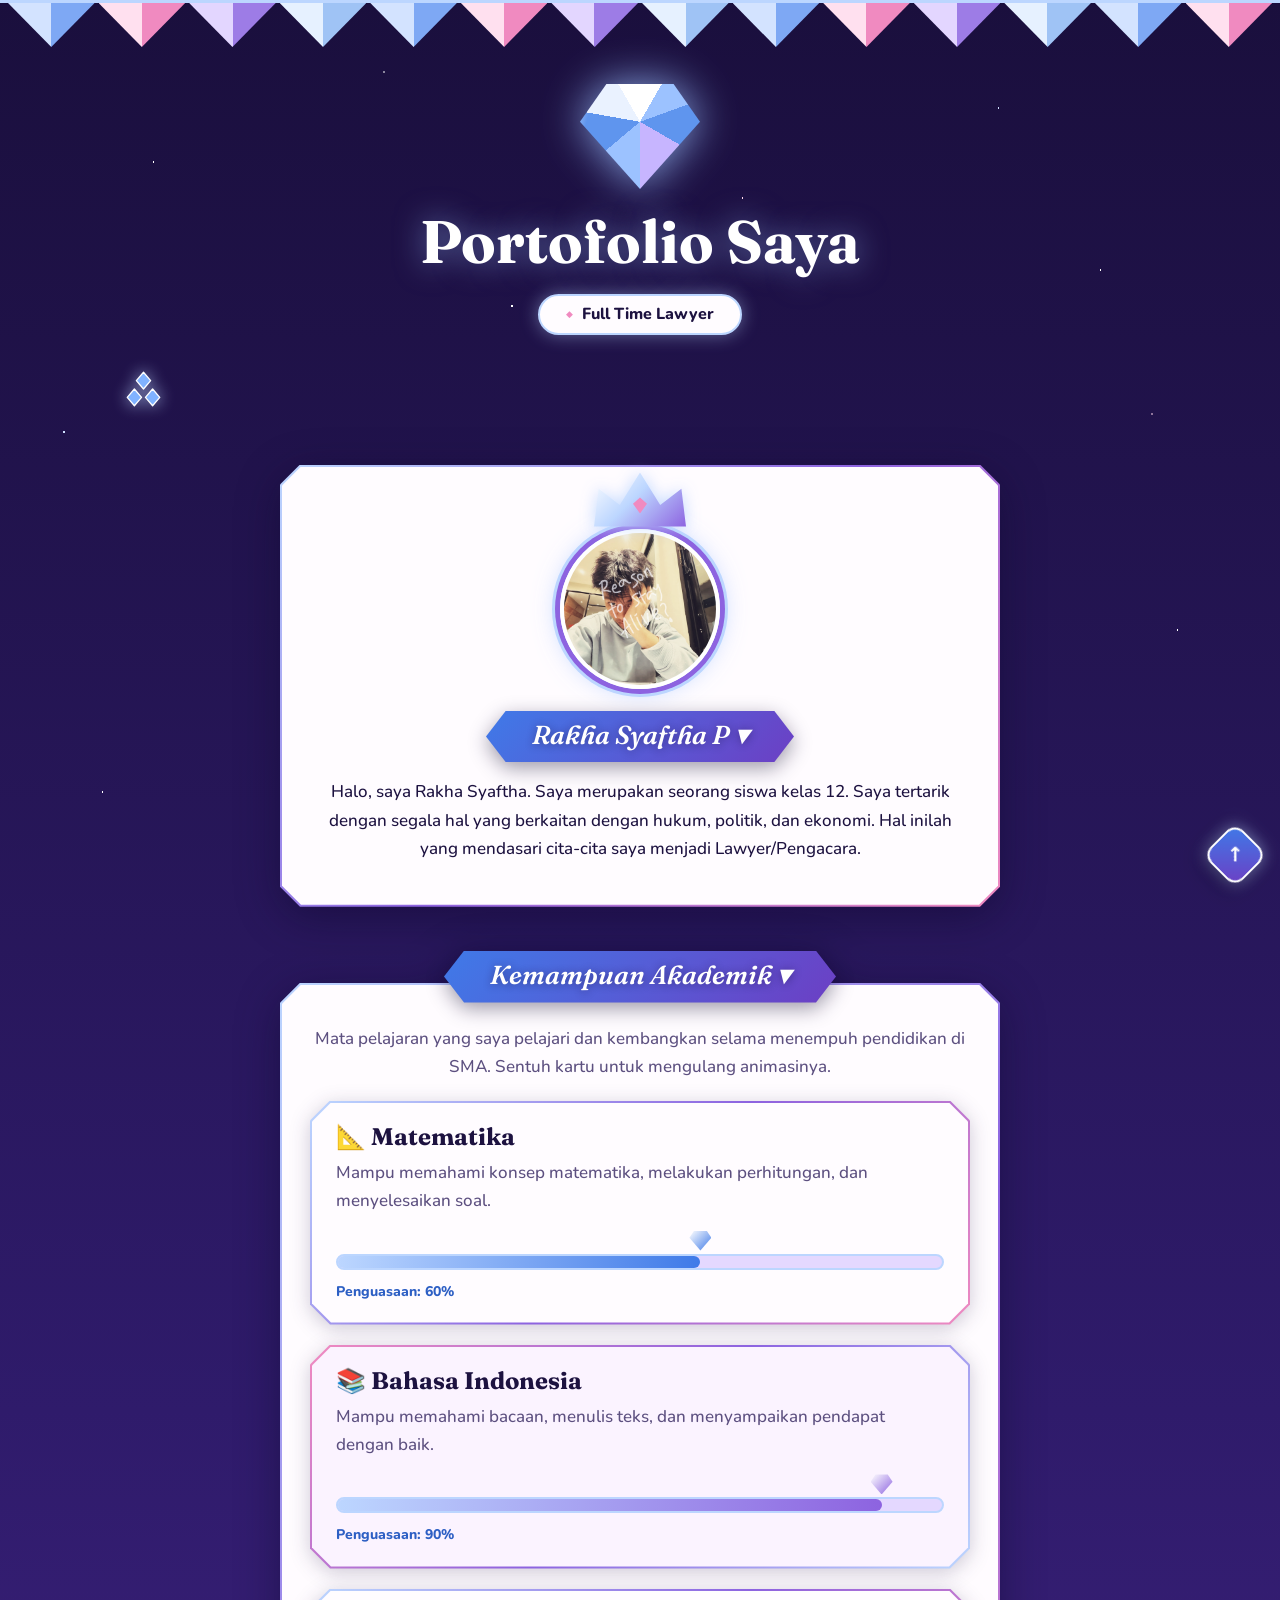
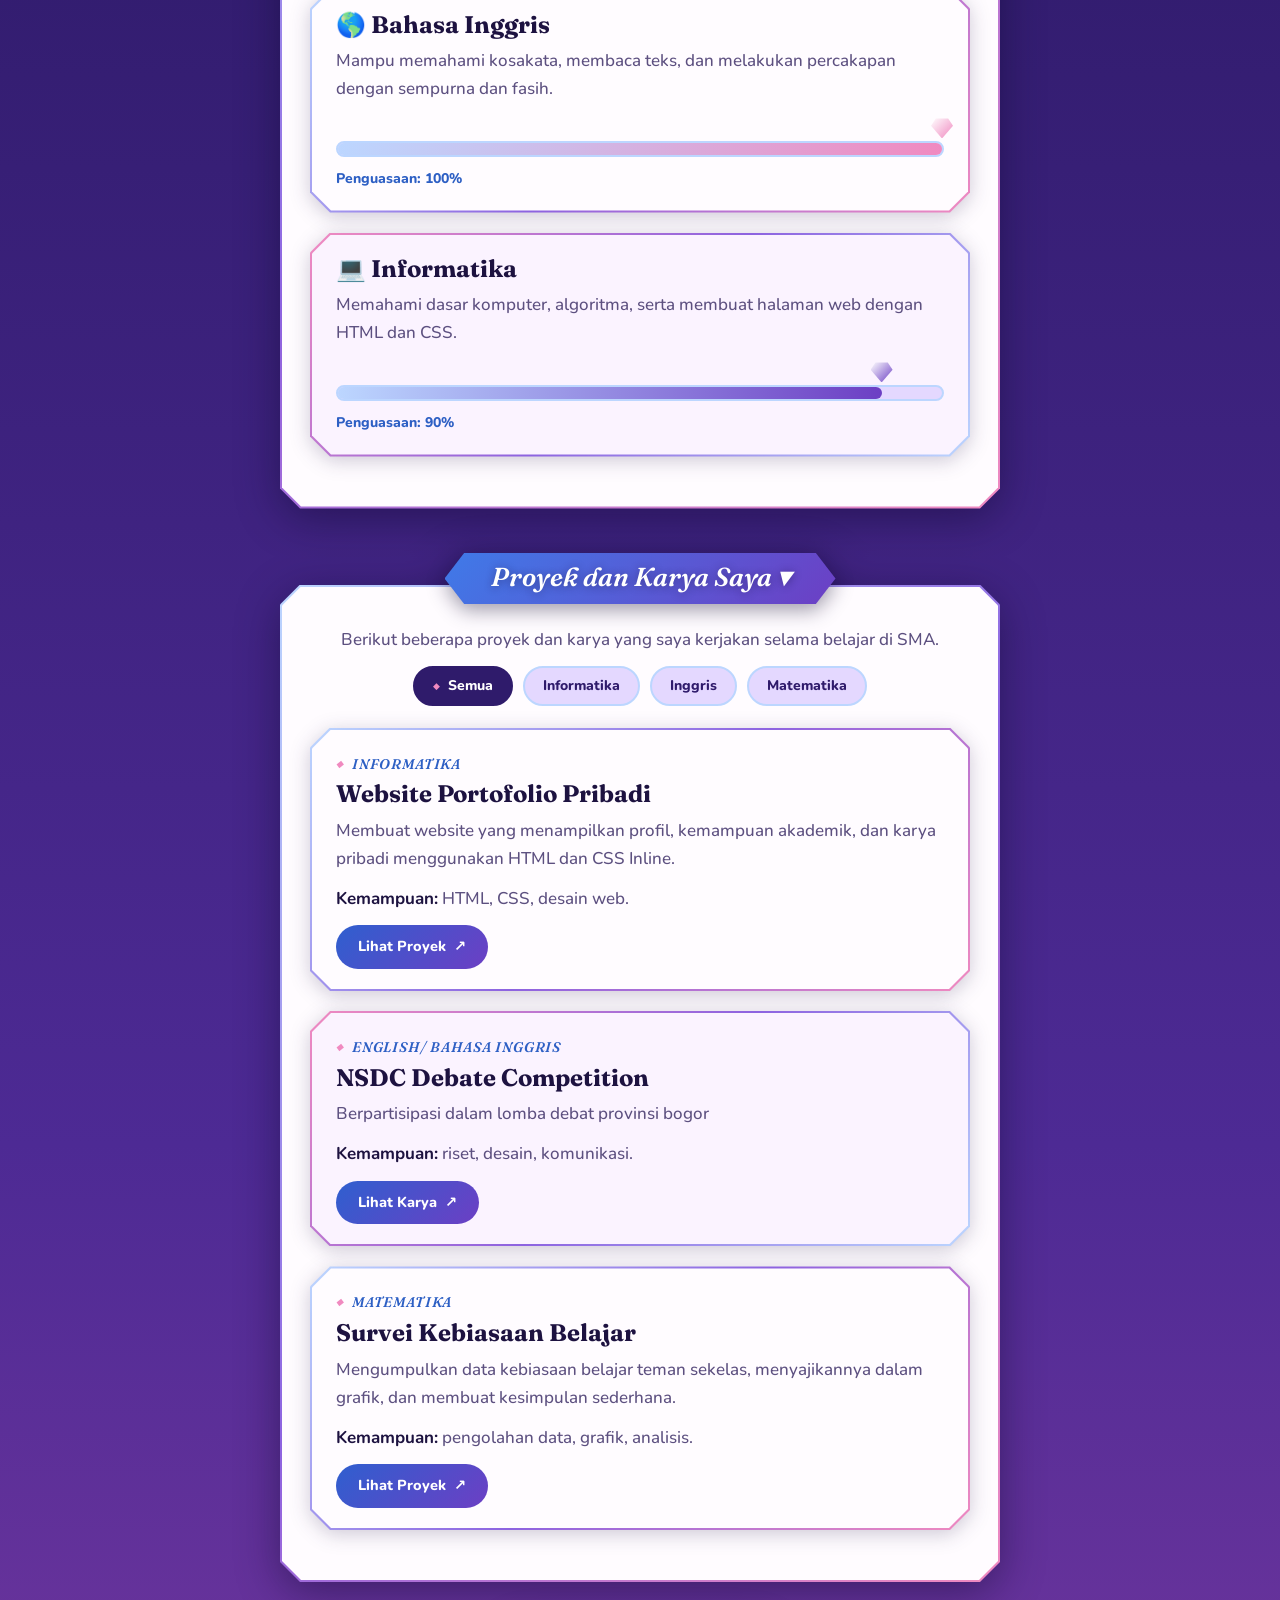
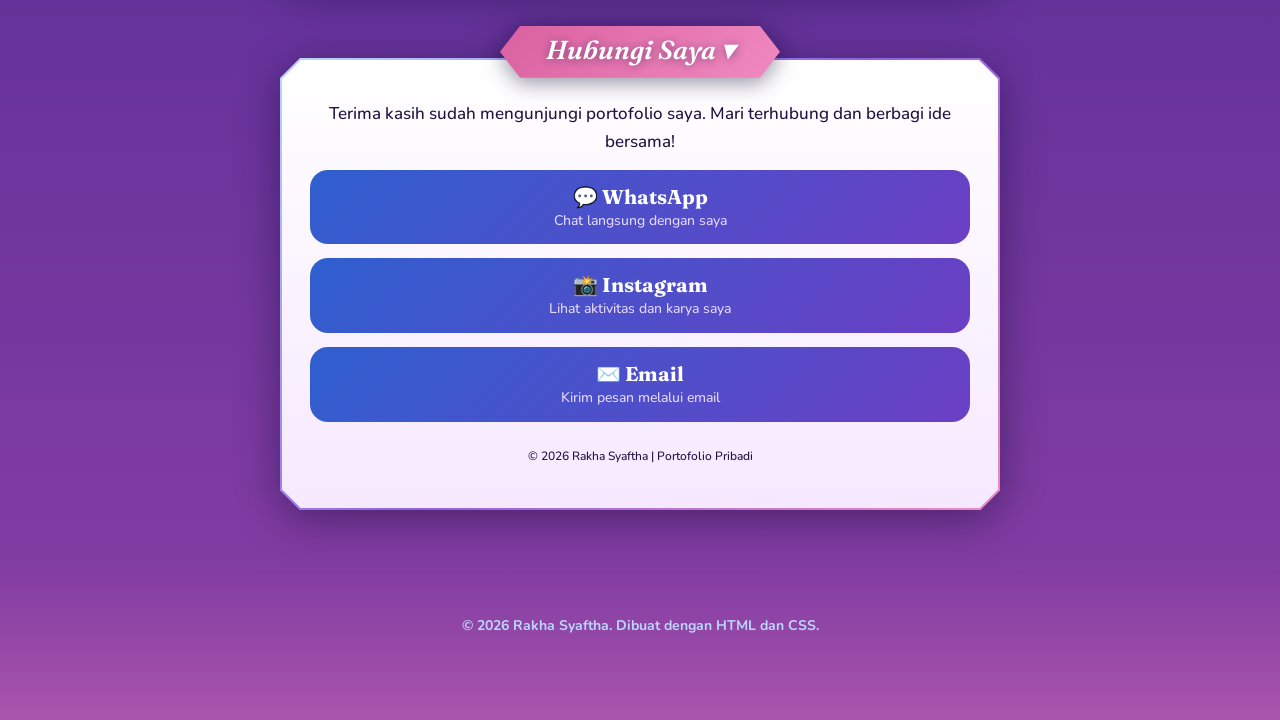
<file: index.html>
<!DOCTYPE html>
<html lang="id">
<head>
    <meta charset="UTF-8">
    <meta name="viewport" content="width=device-width, initial-scale=1.0">
    <title>Portofolio Rakha Syaftha</title>

    <link rel="preconnect" href="https://fonts.googleapis.com">
    <link rel="preconnect" href="https://fonts.gstatic.com" crossorigin>
    <link href="https://fonts.googleapis.com/css2?family=Fraunces:ital,opsz,wght@0,9..144,600;0,9..144,700;1,9..144,600&family=Nunito:wght@500;700;800&display=swap" rel="stylesheet">

    <link rel="stylesheet" href="port.css">
</head>

<body id="top">

    <header>
        <div class="bunting" aria-hidden="true"><i></i><i></i><i></i><i></i><i></i><i></i><i></i><i></i><i></i><i></i><i></i><i></i><i></i><i></i></div>

        <div class="stage">
            <input class="sr-only" type="checkbox" id="kilau">
            <label class="jewel-btn" for="kilau"><span class="jewel-tilt"><span class="jewel"></span></span><span class="sr-only">Sentuh permata</span></label>
            <div class="sparks" aria-hidden="true"><i></i><i></i><i></i><i></i><i></i><i></i></div>
        </div>

        <input class="sr-only" type="checkbox" id="yee">
        <h1><label for="yee"><span class="a">Portofolio Saya</span><span class="b">Rakha Syaftha Perdana</span></label></h1>

        <div class="sign">
            <input class="sr-only" type="radio" name="s" id="s0" checked>
            <input class="sr-only" type="radio" name="s" id="s1">
            <input class="sr-only" type="radio" name="s" id="s2">
            <input class="sr-only" type="radio" name="s" id="s3">
            <label class="l0" for="s1">Full Time Lawyer</label>
            <label class="l1" for="s2">Accountant</label>
            <label class="l2" for="s3">English Native</label>
            <label class="l3" for="s0">Diploma</label>
        </div>
    </header>

    <section class="profile">
        <input class="sr-only" type="checkbox" id="tiara">
        <label class="tiara" for="tiara"><span class="sr-only">Sentuh tiara</span></label>

        <input class="sr-only" type="checkbox" id="spin">
        <label class="photo" for="spin"><img src="Snapchat-935109561.jpg" alt="Foto profil"></label>

        <details open>
            <summary><h2>Rakha Syaftha P</h2></summary>
            <p>
                Halo, saya Rakha Syaftha. Saya merupakan seorang
                siswa kelas 12. Saya tertarik dengan segala hal
                yang berkaitan dengan hukum, politik, dan ekonomi.
                Hal inilah yang mendasari cita-cita saya menjadi
                Lawyer/Pengacara.
            </p>
        </details>
    </section>

    <section>
        <details open>
            <summary><h2>Kemampuan Akademik</h2></summary>

            <p class="description">
                Mata pelajaran yang saya pelajari dan
                kembangkan selama menempuh pendidikan di SMA.
                Sentuh kartu untuk mengulang animasinya.
            </p>

            <div class="skill-card" style="--v:60">
                <input class="sr-only" type="checkbox" id="k1"><label class="hit" for="k1"><span class="sr-only">Ulangi animasi</span></label>
                <h3>📐 Matematika</h3>
                <p>Mampu memahami konsep matematika, melakukan perhitungan, dan menyelesaikan soal.</p>
                <div class="progress"><div class="progress-bar" style="width: 60%;"></div></div>
                <p class="percentage"></p>
            </div>

            <div class="skill-card" style="--v:90;--c:var(--amethyst)">
                <input class="sr-only" type="checkbox" id="k2"><label class="hit" for="k2"><span class="sr-only">Ulangi animasi</span></label>
                <h3>📚 Bahasa Indonesia</h3>
                <p>Mampu memahami bacaan, menulis teks, dan menyampaikan pendapat dengan baik.</p>
                <div class="progress"><div class="progress-bar" style="width: 90%;"></div></div>
                <p class="percentage"></p>
            </div>

            <div class="skill-card" style="--v:100;--c:var(--rose)">
                <input class="sr-only" type="checkbox" id="k3"><label class="hit" for="k3"><span class="sr-only">Ulangi animasi</span></label>
                <h3>🌎 Bahasa Inggris</h3>
                <p>Mampu memahami kosakata, membaca teks, dan melakukan percakapan dengan sempurna dan fasih.</p>
                <div class="progress"><div class="progress-bar" style="width: 100%;"></div></div>
                <p class="percentage"></p>
            </div>

            <div class="skill-card" style="--v:90;--c:var(--violet)">
                <input class="sr-only" type="checkbox" id="k4"><label class="hit" for="k4"><span class="sr-only">Ulangi animasi</span></label>
                <h3>💻 Informatika</h3>
                <p>Memahami dasar komputer, algoritma, serta membuat halaman web dengan HTML dan CSS.</p>
                <div class="progress"><div class="progress-bar" style="width: 90%;"></div></div>
                <p class="percentage"></p>
            </div>
        </details>
    </section>

    <section class="proj">
        <details open>
            <summary><h2>Proyek dan Karya Saya</h2></summary>

            <p class="description">
                Berikut beberapa proyek dan karya yang saya
                kerjakan selama belajar di SMA.
            </p>

            <div class="chips" role="group" aria-label="Filter kategori">
                <input class="sr-only" type="radio" name="kat" id="f-semua" checked><label for="f-semua">Semua</label>
                <input class="sr-only" type="radio" name="kat" id="f-info"><label for="f-info">Informatika</label>
                <input class="sr-only" type="radio" name="kat" id="f-eng"><label for="f-eng">Inggris</label>
                <input class="sr-only" type="radio" name="kat" id="f-mat"><label for="f-mat">Matematika</label>
            </div>

            <div class="project-card" data-k="info">
                <p class="category">INFORMATIKA</p>
                <h3>Website Portofolio Pribadi</h3>
                <p>
                    Membuat website yang menampilkan profil,
                    kemampuan akademik, dan karya pribadi
                    menggunakan HTML dan CSS Inline.
                </p>
                <p><b>Kemampuan:</b> HTML, CSS, desain web.</p>
                <a href="informatika.html" class="project-button">Lihat Proyek</a>
            </div>

            <div class="project-card" data-k="eng">
                <p class="category">ENGLISH/ BAHASA INGGRIS</p>
                <h3>NSDC Debate Competition</h3>
                <p>Berpartisipasi dalam lomba debat provinsi bogor</p>
                <p><b>Kemampuan:</b> riset, desain, komunikasi.</p>
                <a href="poster.html" class="project-button">Lihat Karya</a>
            </div>

            <div class="project-card" data-k="mat">
                <p class="category">MATEMATIKA</p>
                <h3>Survei Kebiasaan Belajar</h3>
                <p>
                    Mengumpulkan data kebiasaan belajar teman
                    sekelas, menyajikannya dalam grafik, dan
                    membuat kesimpulan sederhana.
                </p>
                <p><b>Kemampuan:</b> pengolahan data, grafik, analisis.</p>
                <a href="survei.html" class="project-button">Lihat Proyek</a>
            </div>
        </details>
    </section>

    <section class="contact">
        <details open>
            <summary><h2>Hubungi Saya</h2></summary>

            <p>
                Terima kasih sudah mengunjungi portofolio saya.
                Mari terhubung dan berbagi ide bersama!
            </p>

            <a href="https://wa.me/6288289358517" target="_blank" rel="noopener noreferrer" class="contact-button">
                💬 WhatsApp
                <span>Chat langsung dengan saya</span>
            </a>

            <a href="https://www.instagram.com/rakhasyaftha/" target="_blank" rel="noopener noreferrer" class="contact-button">
                📸 Instagram
                <span>Lihat aktivitas dan karya saya</span>
            </a>

            <a href="mailto:rakha.syaftha@gmail.com" class="contact-button">
                ✉️ Email
                <span>Kirim pesan melalui email</span>
            </a>

            <p style="font-size: 12px; margin-top: 25px;">
                © 2026 Rakha Syaftha | Portofolio Pribadi
            </p>
        </details>
    </section>

    <footer>
        <p><a href="#top">&copy; 2026 Rakha Syaftha. Dibuat dengan HTML dan CSS.</a></p>
        <div class="row">
        </div>
    </footer>
    <a class="up" href="#top" aria-label="Kembali ke atas"><span aria-hidden="true">↑</span></a>

</body>
</html>
</file>
<file: port.css>
@property --n{syntax:'<integer>';inherits:false;initial-value:0}

:root{--midnight:#1a0f3d;--indigo:#2f1b6b;--violet:#6c3fc4;--amethyst:#8d63e0;--sapphire:#3f7ae8;--sapphire-d:#2d5fc4;--ice:#bcd6ff;--lilac:#e4d8ff;--rose:#f08ac0;--pearl:#fffcff;--ink:#1d1240;--muted:#5d5080;--serif:'Fraunces',Georgia,'Times New Roman',serif;--sans:'Nunito',system-ui,Arial,sans-serif;
--cut:polygon(20px 0,calc(100% - 20px) 0,100% 20px,100% calc(100% - 20px),calc(100% - 20px) 100%,20px 100%,0 calc(100% - 20px),0 20px);
--cut-in:polygon(19px 0,calc(100% - 19px) 0,100% 19px,100% calc(100% - 19px),calc(100% - 19px) 100%,19px 100%,0 calc(100% - 19px),0 19px);
--gem:polygon(22% 0,78% 0,100% 36%,50% 100%,0 36%);
--gems:url("data:image/svg+xml,%3Csvg xmlns='http://www.w3.org/2000/svg' viewBox='0 0 30 28'%3E%3Cpath fill='%2380b2ff' stroke='%23ffffff' stroke-width='1' stroke-linejoin='round' d='M15 1l5.5 6.5L15 14 9.5 7.5z M8 14l5.5 6.5L8 27 2.5 20.5z M22 14l5.5 6.5L22 27l-5.5-6.5z'/%3E%3C/svg%3E")}
*{box-sizing:border-box}
html{scroll-behavior:smooth}
::selection{background:var(--rose);color:var(--ink)}
:focus-visible{outline:3px solid var(--rose);outline-offset:3px}
input:focus-visible+label{outline:3px solid var(--rose);outline-offset:3px;border-radius:12px}
.sr-only{position:absolute;width:1px;height:1px;margin:-1px;padding:0;overflow:hidden;clip:rect(0 0 0 0);white-space:nowrap;border:0}

body{margin:0;font:500 17px/1.65 var(--sans);color:#f3ebff;background:linear-gradient(180deg,var(--midnight) 0%,var(--indigo) 36%,#4d2a94 70%,#8a3fa5 100%)}
body>*{position:relative;z-index:1}
body::before,body::after{content:"";position:fixed;inset:0;z-index:0;pointer-events:none;animation:twinkle 6s ease-in-out infinite}
body::before{background:radial-gradient(1.6px 1.6px at 12% 18%,#fff 50%,transparent 51%),radial-gradient(1.2px 1.2px at 78% 12%,#cfe0ff 50%,transparent 51%),radial-gradient(2px 2px at 40% 34%,#fff 50%,transparent 51%),radial-gradient(1.4px 1.4px at 90% 46%,#ffd9ec 50%,transparent 51%),radial-gradient(1.6px 1.6px at 22% 62%,#fff 50%,transparent 51%),radial-gradient(1.2px 1.2px at 64% 78%,#cfe0ff 50%,transparent 51%),radial-gradient(2px 2px at 8% 88%,#fff 50%,transparent 51%)}
body::after{animation-delay:3s;background:radial-gradient(1.4px 1.4px at 30% 8%,#fff 50%,transparent 51%),radial-gradient(1.8px 1.8px at 58% 22%,#ffd9ec 50%,transparent 51%),radial-gradient(1.2px 1.2px at 86% 30%,#fff 50%,transparent 51%),radial-gradient(1.6px 1.6px at 5% 48%,#cfe0ff 50%,transparent 51%),radial-gradient(1.4px 1.4px at 48% 56%,#fff 50%,transparent 51%),radial-gradient(1.8px 1.8px at 92% 70%,#fff 50%,transparent 51%),radial-gradient(1.2px 1.2px at 36% 94%,#ffd9ec 50%,transparent 51%)}
@keyframes twinkle{0%,100%{opacity:.3}50%{opacity:1}}

.jewel::before{content:"";position:absolute;inset:0;clip-path:var(--gem);background:conic-gradient(from 0deg at 50% 36%,#fff 0 30deg,#9cc2ff 30deg 70deg,#5f95ee 70deg 120deg,#c7b5ff 120deg 180deg,#9cc2ff 180deg 230deg,#5f95ee 230deg 280deg,#eaf2ff 280deg 330deg,#fff 330deg 360deg)}

header{position:relative;z-index:1;text-align:center;padding:84px 20px 84px}

header::after{content:"";position:absolute;left:0;right:0;bottom:12px;height:36px;background:var(--gems) 10% 50%/auto 100% no-repeat;filter:drop-shadow(0 0 8px rgba(188,214,255,.8));animation:stroll 8s ease-in-out infinite alternate}
@keyframes stroll{to{background-position:90% 50%}}

.bunting{position:absolute;top:0;left:0;right:0;display:flex;padding:0 6px;border-top:3px solid var(--ice)}
.bunting i{flex:1;height:clamp(26px,4vw,44px);margin:0 2px;clip-path:polygon(0 0,100% 0,50% 100%);transform-origin:top}
.bunting i:hover{animation:flip .6s}
.bunting i:nth-child(4n+1){background:linear-gradient(90deg,#d3e3ff 50%,#7ea8f4 50%)}
.bunting i:nth-child(4n+2){background:linear-gradient(90deg,#ffe0ef 50%,#f08ac0 50%)}
.bunting i:nth-child(4n+3){background:linear-gradient(90deg,#e3d6ff 50%,#9d7ce6 50%)}
.bunting i:nth-child(4n){background:linear-gradient(90deg,#e6f1ff 50%,#9fc3f5 50%)}
@keyframes flip{50%{transform:rotateX(180deg)}}

@keyframes bob{50%{transform:translateY(-8px)}}

.stage{position:relative;width:120px;margin:0 auto 20px}
.jewel-btn{display:block;width:120px;cursor:pointer;perspective:600px;-webkit-tap-highlight-color:transparent;animation:bob 4s ease-in-out infinite}
.jewel-tilt{display:block;transition:transform .2s ease-out}
.jewel{position:relative;display:block;width:120px;height:105px;filter:drop-shadow(0 0 22px rgba(156,194,255,.85));transition:filter .3s}
.jewel::after{content:"";position:absolute;inset:0;clip-path:var(--gem);background:linear-gradient(105deg,transparent 40%,rgba(255,255,255,.95) 50%,transparent 60%) 0 0/250% 100%;animation:glint 2.2s .5s ease-out both}
.jewel-btn:hover .jewel{filter:drop-shadow(0 0 30px rgba(240,138,192,.85))}
.jewel-btn:active .jewel-tilt{transform:scale(.92)}
.jewel-btn:hover .jewel-tilt{animation:sway 2.4s ease-in-out infinite}
#kilau:checked+.jewel-btn .jewel-tilt{animation:spin .9s cubic-bezier(.3,1.3,.5,1),sway 2.4s .9s ease-in-out infinite}
#kilau:checked+.jewel-btn .jewel::after{animation:glint2 .9s ease-out both}
@keyframes glint{to{background-position:100% 0}}
@keyframes glint2{to{background-position:100% 0}}
@keyframes sway{0%,100%{transform:rotateY(0)}25%{transform:rotateY(28deg)}75%{transform:rotateY(-28deg)}}
@keyframes spin{0%{transform:rotateY(0) scale(1)}50%{transform:rotateY(180deg) scale(1.18)}100%{transform:rotateY(360deg) scale(1)}}

.sparks{position:absolute;left:50%;top:52px;z-index:3;width:0;height:0;pointer-events:none}
.sparks i{position:absolute;left:0;top:0;width:var(--s);height:var(--s);margin:calc(var(--s)/-2) 0 0 calc(var(--s)/-2);background:var(--c);opacity:0;clip-path:polygon(50% 0,62% 38%,100% 50%,62% 62%,50% 100%,38% 62%,0 50%,38% 38%)}
.sparks i:nth-child(even){clip-path:polygon(50% 0,100% 50%,50% 100%,0 50%)}
#kilau:checked~.sparks i{animation:pop 1.8s var(--t,0s) ease-out infinite}
.sparks i:nth-child(1){--dx:-110px;--dy:-30px;--s:16px;--c:#fff}
.sparks i:nth-child(2){--dx:100px;--dy:-50px;--s:12px;--c:#bcd6ff;--t:.3s}
.sparks i:nth-child(3){--dx:-70px;--dy:-90px;--s:10px;--c:#f08ac0;--t:.6s}
.sparks i:nth-child(4){--dx:80px;--dy:40px;--s:18px;--c:#fff;--t:.9s}
.sparks i:nth-child(5){--dx:-100px;--dy:50px;--s:12px;--c:#c7b5ff;--t:1.2s}
.sparks i:nth-child(6){--dx:20px;--dy:-100px;--s:14px;--c:#f08ac0;--t:1.5s}
@keyframes pop{0%{transform:translate(0,0) scale(.2) rotate(0);opacity:0}15%{opacity:1}100%{transform:translate(var(--dx),var(--dy)) scale(1) rotate(160deg);opacity:0}}

header h1{position:relative;margin:0;font:700 clamp(36px,9vw,60px)/1.08 var(--serif);color:#fff;text-shadow:0 0 30px rgba(156,194,255,.55)}
header h1 label{cursor:pointer}
header h1 label:hover{text-shadow:0 0 34px rgba(240,138,192,.7)}
header h1 .b{display:none}
#yee:checked~h1 .a{display:none}
#yee:checked~h1 .b{display:inline}

.sign{display:inline-block;margin-top:20px}
.sign:focus-within{outline:3px solid var(--rose);outline-offset:6px;border-radius:999px}
.sign label{display:none;padding:8px 26px;font:800 16px/1.3 var(--sans);color:var(--ink);background:var(--pearl);border:2px solid var(--ice);border-radius:999px;box-shadow:0 0 18px rgba(188,214,255,.45);cursor:pointer;transition:transform .2s}
.sign label::before{content:"\25C6";font-size:9px;margin-right:9px;color:var(--rose);vertical-align:2px}
.sign label:hover{transform:translateY(-2px)}
#s0:checked~.l0,#s1:checked~.l1,#s2:checked~.l2,#s3:checked~.l3{display:inline-block}

section{position:relative;z-index:1;width:calc(100% - 24px);max-width:720px;margin:76px auto 34px;padding:52px 30px 32px;color:var(--ink);filter:drop-shadow(0 10px 22px rgba(10,4,40,.45))}
section::before,.skill-card::before,.project-card::before{content:"";position:absolute;inset:0;z-index:-1;clip-path:var(--cut);background:linear-gradient(135deg,var(--g1,var(--ice)),var(--amethyst) 50%,var(--g2,var(--rose)))}
section::after,.skill-card::after,.project-card::after{content:"";position:absolute;inset:2px;z-index:-1;clip-path:var(--cut-in);background:var(--f,var(--pearl))}
summary{display:block;list-style:none;cursor:pointer}
summary::-webkit-details-marker{display:none}
h2{position:relative;isolation:isolate;width:max-content;max-width:calc(100% + 36px);margin:-84px auto 22px;padding:10px 46px 12px;text-align:center;font:italic 600 26px/1.15 var(--serif);color:#fff;text-shadow:0 1px 8px rgba(29,18,64,.45);user-select:none;filter:drop-shadow(0 6px 10px rgba(10,4,40,.4))}
h2::before{content:"";position:absolute;inset:0;z-index:-1;clip-path:polygon(20px 0,calc(100% - 20px) 0,100% 50%,calc(100% - 20px) 100%,20px 100%,0 50%);background:linear-gradient(135deg,var(--sapphire),var(--violet))}
details[open] h2::after{content:" ▾"}
details:not([open]) h2::after{content:" ▸"}
summary:hover h2{filter:drop-shadow(0 6px 10px rgba(10,4,40,.4)) brightness(1.12)}
h3{margin:0 0 8px;font:700 24px/1.2 var(--serif);color:var(--ink)}
p{margin:0 0 12px}
.description{text-align:center;color:var(--muted)}

.profile{margin-top:46px;padding-top:64px;text-align:center}
.profile h2{margin:0 auto 16px}
.photo{display:inline-block;margin:0 0 22px;border-radius:50%;line-height:0;cursor:pointer}
.photo img{width:160px;height:160px;object-fit:cover;border-radius:50%;border:4px solid #fff;box-shadow:0 0 0 5px var(--amethyst),0 0 0 8px var(--ice),0 0 26px rgba(156,194,255,.8);transition:transform .8s cubic-bezier(.3,1.3,.5,1)}
.photo:hover img{transform:scale(1.04)}
#spin:checked+.photo img{transform:rotate(360deg)}
.tiara{position:absolute;left:50%;top:8px;z-index:2;width:92px;height:54px;margin-left:-46px;cursor:pointer;transform-origin:50% 100%;transition:transform .35s;filter:drop-shadow(0 0 8px rgba(188,214,255,.9))}
.tiara::before{content:"";position:absolute;inset:0;clip-path:polygon(0 100%,5% 30%,28% 60%,50% 0,72% 60%,95% 30%,100% 100%);background:linear-gradient(135deg,#fff,var(--ice) 45%,var(--amethyst))}
.tiara::after{content:"";position:absolute;left:50%;top:46%;width:14px;height:16px;margin-left:-7px;clip-path:polygon(50% 0,100% 40%,50% 100%,0 40%);background:var(--rose)}
#tiara:checked+.tiara{transform:rotate(-14deg) translateY(-4px)}

.skill-card,.project-card{position:relative;isolation:isolate;margin:20px 0;padding:22px 26px;color:var(--muted);filter:drop-shadow(0 4px 10px rgba(29,18,64,.22));transition:transform .25s}
.skill-card:nth-child(even of .skill-card),.project-card:nth-child(even of .project-card){--g1:var(--rose);--g2:var(--ice);--f:#fbf3ff}
.skill-card:hover,.project-card:hover{transform:translateY(-3px)}
.hit{position:absolute;inset:0;z-index:2;cursor:pointer}

.progress{height:16px;margin-top:38px;background:var(--lilac);border:2px solid var(--ice);border-radius:20px}
.progress-bar{position:relative;height:100%;border-radius:20px;animation:g1 1.1s cubic-bezier(.2,.8,.2,1);background:linear-gradient(90deg,var(--ice),var(--c,var(--sapphire)))}
.progress-bar::after{content:"";position:absolute;right:-11px;bottom:calc(100% + 5px);width:22px;height:20px;clip-path:var(--gem);background:linear-gradient(135deg,#fff,var(--c,var(--sapphire)))}
.skill-card .percentage{--n:var(--v);counter-reset:p var(--n);margin:10px 0 0;font-size:14px;font-weight:800;color:var(--sapphire-d);animation:c1 1.1s cubic-bezier(.2,.8,.2,1)}
.percentage::after{content:"Penguasaan: " counter(p) "%"}
.skill-card input:checked~.progress .progress-bar{animation-name:g2}
.skill-card input:checked~.percentage{animation-name:c2}
@keyframes g1{from{width:0}}
@keyframes g2{from{width:0}}
@keyframes c1{from{--n:0}}
@keyframes c2{from{--n:0}}

.project-card b{color:var(--ink)}
.project-card .category{display:inline-block;margin:0 0 6px;font:italic 600 14px/1.4 var(--serif);letter-spacing:.06em;color:var(--sapphire-d)}
.category::before{content:"\25C6";font-size:9px;margin-right:8px;color:var(--rose);vertical-align:2px}

.chips{display:flex;flex-wrap:wrap;justify-content:center;gap:10px;margin:0 0 22px}
.chips label{cursor:pointer;font-weight:800;font-size:14px;color:var(--indigo);padding:6px 18px;border-radius:999px;border:2px solid var(--ice);background:var(--lilac);transition:background .2s,color .2s}
.chips label:hover{background:#d3c3fb}
.chips input:checked+label{background:var(--indigo);color:#fff;border-color:var(--indigo)}
.chips input:checked+label::before{content:"\25C6";font-size:9px;margin-right:8px;color:var(--rose);vertical-align:1px}
.proj:has(#f-info:checked) .project-card:not([data-k="info"]),
.proj:has(#f-eng:checked) .project-card:not([data-k="eng"]),
.proj:has(#f-mat:checked) .project-card:not([data-k="mat"]){display:none}

.project-button,.contact-button{color:#fff;text-decoration:none;background:linear-gradient(135deg,#2f5fcf,var(--violet));transition:transform .2s,box-shadow .2s}
.project-button{display:inline-flex;align-items:center;gap:8px;padding:10px 22px;border-radius:999px;font-weight:800;font-size:14.5px}
.project-button::after{content:"\2197"}
.project-button:hover,.contact-button:hover{transform:translateY(-2px);box-shadow:0 0 0 4px rgba(63,122,232,.25),0 8px 18px rgba(63,122,232,.4)}

.contact{--f:linear-gradient(180deg,#fff,#f6e9ff);text-align:center}
.contact h2::before{background:linear-gradient(135deg,#d9609f,var(--rose))}
.contact-button{display:block;margin:14px 0;padding:14px 18px;border-radius:18px;font:700 20px/1.25 var(--serif)}
.contact-button span{display:block;margin-top:2px;font:500 14px/1.4 var(--sans);color:var(--lilac)}

footer{position:relative;z-index:1;margin-top:60px;padding:44px 20px 70px;text-align:center;font-size:14px;font-weight:700;color:#f3e9ff;background:linear-gradient(180deg,transparent,rgba(240,138,192,.3))}
footer p{margin:0}
footer a{color:var(--ice);text-decoration:none}
footer a:hover{text-decoration:underline}
.row{display:flex;justify-content:center;gap:8px;margin-top:12px;font-size:24px}
.row>span{display:inline-block;transition:transform .2s}
.row>span:hover{transform:translateY(-3px)}

.up{position:fixed;right:22px;bottom:22px;z-index:50;width:46px;height:46px;display:grid;place-items:center;border-radius:12px;border:2px solid #fff;color:#fff;font-weight:800;text-decoration:none;transform:rotate(45deg);background:linear-gradient(135deg,var(--sapphire),var(--violet));box-shadow:0 8px 20px rgba(10,4,40,.45),0 0 16px rgba(188,214,255,.6)}
.up span{transform:rotate(-45deg);font-size:20px;line-height:1}
@supports (animation-timeline:scroll()){
  .up{animation:up-in linear both;animation-timeline:scroll(root);animation-range:0 450px}
  @keyframes up-in{from{opacity:0;visibility:hidden}to{opacity:1;visibility:visible}}
}

@media(max-width:600px){
  body{font-size:16px}
  header{padding:80px 16px 80px}
  section{margin:70px auto 28px;padding:48px 20px 26px}
  h2{margin-top:-78px;padding:9px 34px 11px;font-size:21px}
  .photo img{width:140px;height:140px}
}

@media(prefers-reduced-motion:reduce){*,::before,::after{animation:none!important;transition:none!important}}
</file>
